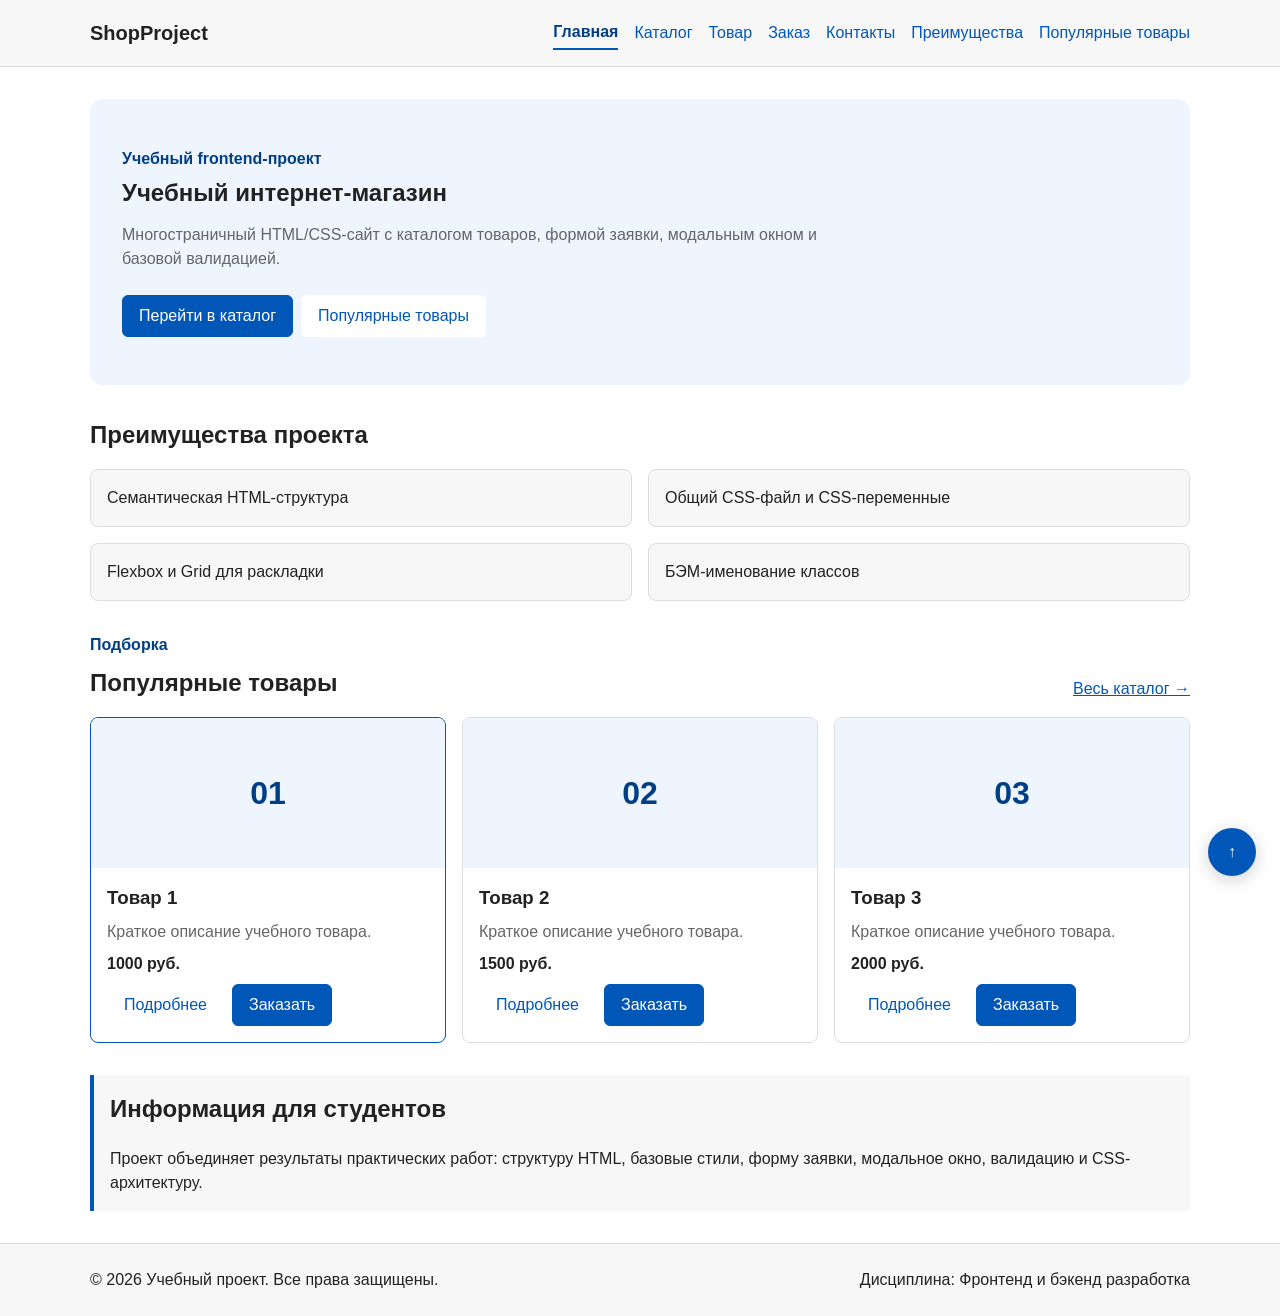
<file: index.html>
<!DOCTYPE html>
<html lang="ru">
<head>
  <meta charset="UTF-8">
  <meta name="viewport" content="width=device-width, initial-scale=1.0">
  <meta name="description" content="Учебный интернет-магазин с каталогом товаров, формой заявки и многостраничной навигацией.">
  <title>Главная — ShopProject</title>
  <link rel="stylesheet" href="css/style.css">
  <script src="js/main.js" defer></script>
</head>
<body id="top">
  <header class="site-header">
    <div class="site-header__inner container">
      <a class="site-header__logo" href="index.html">ShopProject</a>
      <nav class="site-nav" aria-label="Основная навигация">
        <ul class="site-nav__list">
          <li class="site-nav__item">
            <a class="site-nav__link site-nav__link--active" href="index.html">Главная</a>
          </li>
          <li class="site-nav__item">
            <a class="site-nav__link" href="catalog.html">Каталог</a>
          </li>
          <li class="site-nav__item">
            <a class="site-nav__link" href="product.html">Товар</a>
          </li>
          <li class="site-nav__item">
            <a class="site-nav__link" href="order.html">Заказ</a>
          </li>
          <li class="site-nav__item">
            <a class="site-nav__link" href="contacts.html">Контакты</a>
          </li>
          <li class="site-nav__item">
            <a class="site-nav__link" href="index.html#advantages">Преимущества</a>
          </li>
          <li class="site-nav__item">
            <a class="site-nav__link" href="index.html#popular">Популярные товары</a>
          </li>
        </ul>
      </nav>
    </div>
  </header>

  <main>
    <section class="hero container">
      <div class="hero__content">
        <p class="hero__eyebrow">Учебный frontend-проект</p>
        <h1 class="hero__title">Учебный интернет-магазин</h1>
        <p class="hero__text">
          Многостраничный HTML/CSS-сайт с каталогом товаров, формой заявки,
          модальным окном и базовой валидацией.
        </p>

        <div class="hero__actions">
          <a class="button button--primary" href="catalog.html">Перейти в каталог</a>
          <a class="button button--secondary" href="#popular">Популярные товары</a>
        </div>
      </div>
    </section>

    <section class="section container" id="advantages">
      <h2 class="section__title">Преимущества проекта</h2>
      <ul class="advantages">
        <li class="advantages__item">Семантическая HTML-структура</li>
        <li class="advantages__item">Общий CSS-файл и CSS-переменные</li>
        <li class="advantages__item">Flexbox и Grid для раскладки</li>
        <li class="advantages__item">БЭМ-именование классов</li>
      </ul>
    </section>

    <section class="section container" id="popular">
      <div class="section__header">
        <div>
          <p class="section__eyebrow">Подборка</p>
          <h2 class="section__title">Популярные товары</h2>
        </div>
        <a class="section__link" href="catalog.html">Весь каталог →</a>
      </div>

      <div class="products-grid">
        <article class="product-card product-card--featured">
          <div class="product-card__image" aria-hidden="true">01</div>
          <div class="product-card__body">
            <h3 class="product-card__title">Товар 1</h3>
            <p class="product-card__description">Краткое описание учебного товара.</p>
            <p class="product-card__price">1000 руб.</p>
            <div class="product-card__actions">
              <a class="button button--secondary" href="product.html">Подробнее</a>
              <button class="button button--primary product-card__button" type="button" data-product="Товар 1">
                Заказать
              </button>
            </div>
          </div>
        </article>

        <article class="product-card">
          <div class="product-card__image" aria-hidden="true">02</div>
          <div class="product-card__body">
            <h3 class="product-card__title">Товар 2</h3>
            <p class="product-card__description">Краткое описание учебного товара.</p>
            <p class="product-card__price">1500 руб.</p>
            <div class="product-card__actions">
              <a class="button button--secondary" href="product.html">Подробнее</a>
              <button class="button button--primary product-card__button" type="button" data-product="Товар 2">
                Заказать
              </button>
            </div>
          </div>
        </article>

        <article class="product-card">
          <div class="product-card__image" aria-hidden="true">03</div>
          <div class="product-card__body">
            <h3 class="product-card__title">Товар 3</h3>
            <p class="product-card__description">Краткое описание учебного товара.</p>
            <p class="product-card__price">2000 руб.</p>
            <div class="product-card__actions">
              <a class="button button--secondary" href="product.html">Подробнее</a>
              <button class="button button--primary product-card__button" type="button" data-product="Товар 3">
                Заказать
              </button>
            </div>
          </div>
        </article>
      </div>
    </section>

    <aside class="aside-info container">
      <h2 class="aside-info__title">Информация для студентов</h2>
      <p class="aside-info__text">
        Проект объединяет результаты практических работ: структуру HTML,
        базовые стили, форму заявки, модальное окно, валидацию и CSS-архитектуру.
      </p>
    </aside>
  </main>

  <footer class="site-footer" id="contacts">
    <div class="site-footer__inner container">
      <p class="site-footer__text">&copy; 2026 Учебный проект. Все права защищены.</p>
      <p class="site-footer__text">Дисциплина: Фронтенд и бэкенд разработка</p>
    </div>
  </footer>

  <dialog class="order-dialog" id="order-dialog" aria-labelledby="order-dialog-title">
    <div class="order-dialog__header">
      <h2 class="order-dialog__title" id="order-dialog-title">Оформление заявки</h2>
      <button class="order-dialog__close" type="button" id="close-order-dialog" aria-label="Закрыть">×</button>
    </div>

    <form class="order-form" id="order-form" action="#" method="post" novalidate>
      <input id="selected-product" name="selected-product" type="hidden">

      <div class="order-form__field">
        <label class="order-form__label" for="order-name">Имя</label>
        <input class="order-form__input"
          id="order-name"
          name="name"
          type="text"
          placeholder="Введите ваше имя"
          minlength="2"
          autocomplete="given-name"
          required
        >
      </div>

      <div class="order-form__field">
        <label class="order-form__label" for="order-email">E-mail</label>
        <input class="order-form__input"
          id="order-email"
          name="email"
          type="email"
          placeholder="example@mail.ru"
          autocomplete="email"
          required
        >
      </div>

      <div class="order-form__field">
        <label class="order-form__label" for="order-phone">Телефон</label>
        <input class="order-form__input"
          id="order-phone"
          name="phone"
          type="tel"
          inputmode="tel"
          placeholder="+7 (900) 000-00-00"
          pattern="^\+7 \(\d{3}\) \d{3}-\d{2}-\d{2}$"
          required
        >
        <small class="order-form__hint">Формат: +7 (900) 000-00-00</small>
      </div>

      <div class="order-form__field">
        <label class="order-form__label" for="order-date">Дата связи</label>
        <input class="order-form__input" id="order-date" name="date" type="date">
      </div>

      <div class="order-form__field">
        <label class="order-form__label" for="order-topic">Тема заявки</label>
        <select class="order-form__select" id="order-topic" name="topic" required>
          <option value="">Выберите тему</option>
          <option value="product">Заказ товара</option>
          <option value="consultation">Консультация</option>
          <option value="delivery">Доставка</option>
        </select>
      </div>

      <div class="order-form__field">
        <label class="order-form__label" for="order-comment">Комментарий</label>
        <textarea
          class="order-form__textarea"
          id="order-comment"
          name="comment"
          rows="4"
          placeholder="Укажите дополнительную информацию"
        ></textarea>
      </div>

      <div class="order-form__field order-form__field--checkbox">
        <label class="order-form__checkbox">
          <input
            class="order-form__checkbox-control"
            id="order-agreement"
            name="agreement"
            type="checkbox"
            required
          >
          <span class="order-form__checkbox-text">Я согласен на обработку данных</span>
        </label>
      </div>

      <div class="order-form__actions">
        <button class="button button--secondary" type="button" data-close-dialog>Закрыть</button>
        <button class="button button--primary" type="submit">Отправить заявку</button>
      </div>
    </form>
  </dialog>

  <p class="success-message container" id="success-message" hidden>Форма успешно отправлена!</p>
  <a class="back-to-top" href="#top" aria-label="Наверх">↑</a>
</body>
</html>
</file>
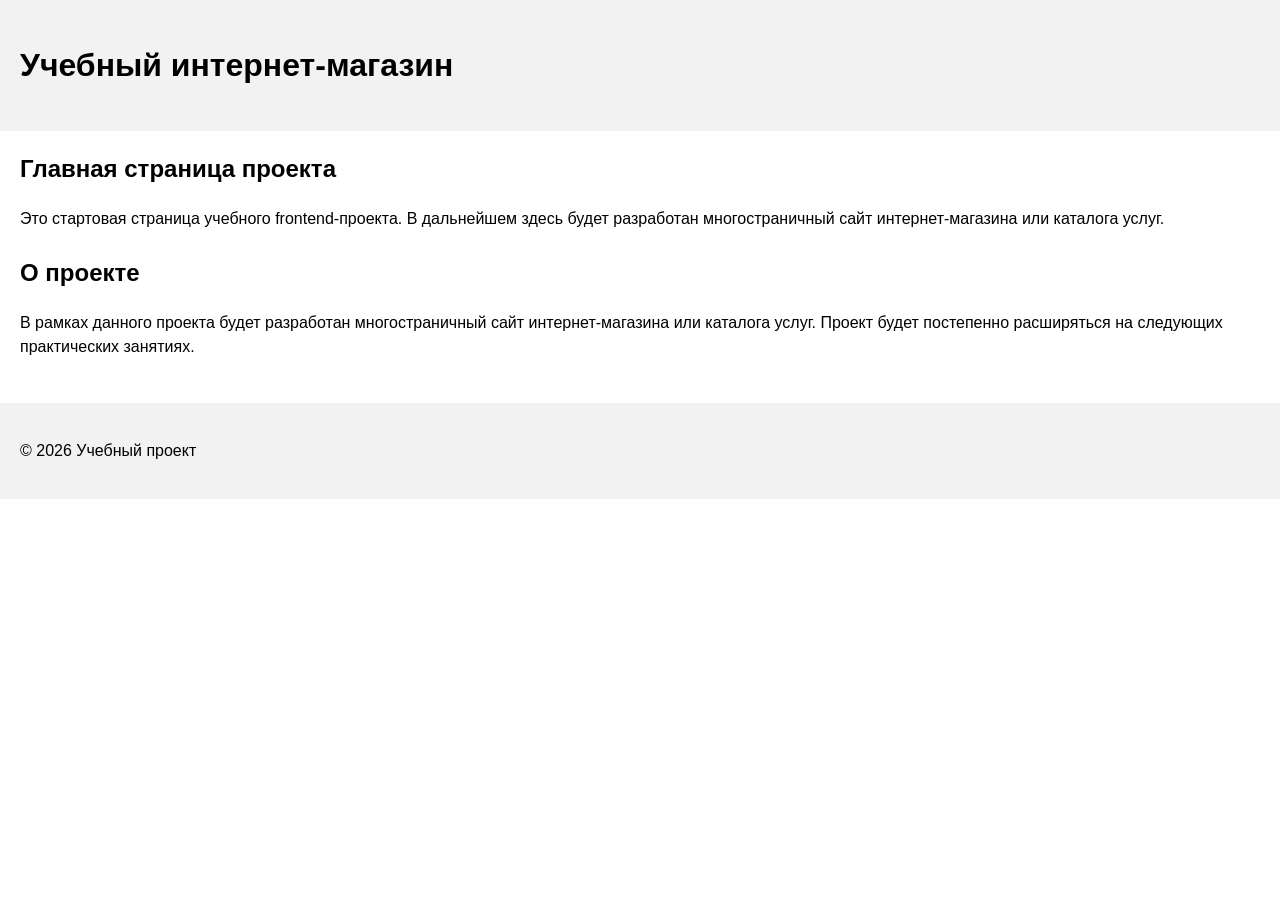
<file: kr1-html-css-shop/index.html>
<!DOCTYPE html>
<html lang="ru">
<head>
    <meta charset="UTF-8">
    <meta name="viewport" content="width=device-width, initial-scale=1.0">
    <title>Каталог товаров</title>
    <link rel="stylesheet" href="css/style.css">
</head>
<body>
<header>
    <h1>Учебный интернет-магазин</h1>
</header>

<main>
    <section>
        <h2>Главная страница проекта</h2>
        <p>
            Это стартовая страница учебного frontend-проекта.
            В дальнейшем здесь будет разработан многостраничный сайт
            интернет-магазина или каталога услуг.
        </p>
    </section>
    <section>
        <h2>О проекте</h2>
        <p>
            В рамках данного проекта будет разработан многостраничный сайт
            интернет-магазина или каталога услуг. Проект будет постепенно
            расширяться на следующих практических занятиях.
        </p>
    </section>
</main>

<footer>
    <p>&copy; 2026 Учебный проект</p>
</footer>
</body>
</html>
</file>
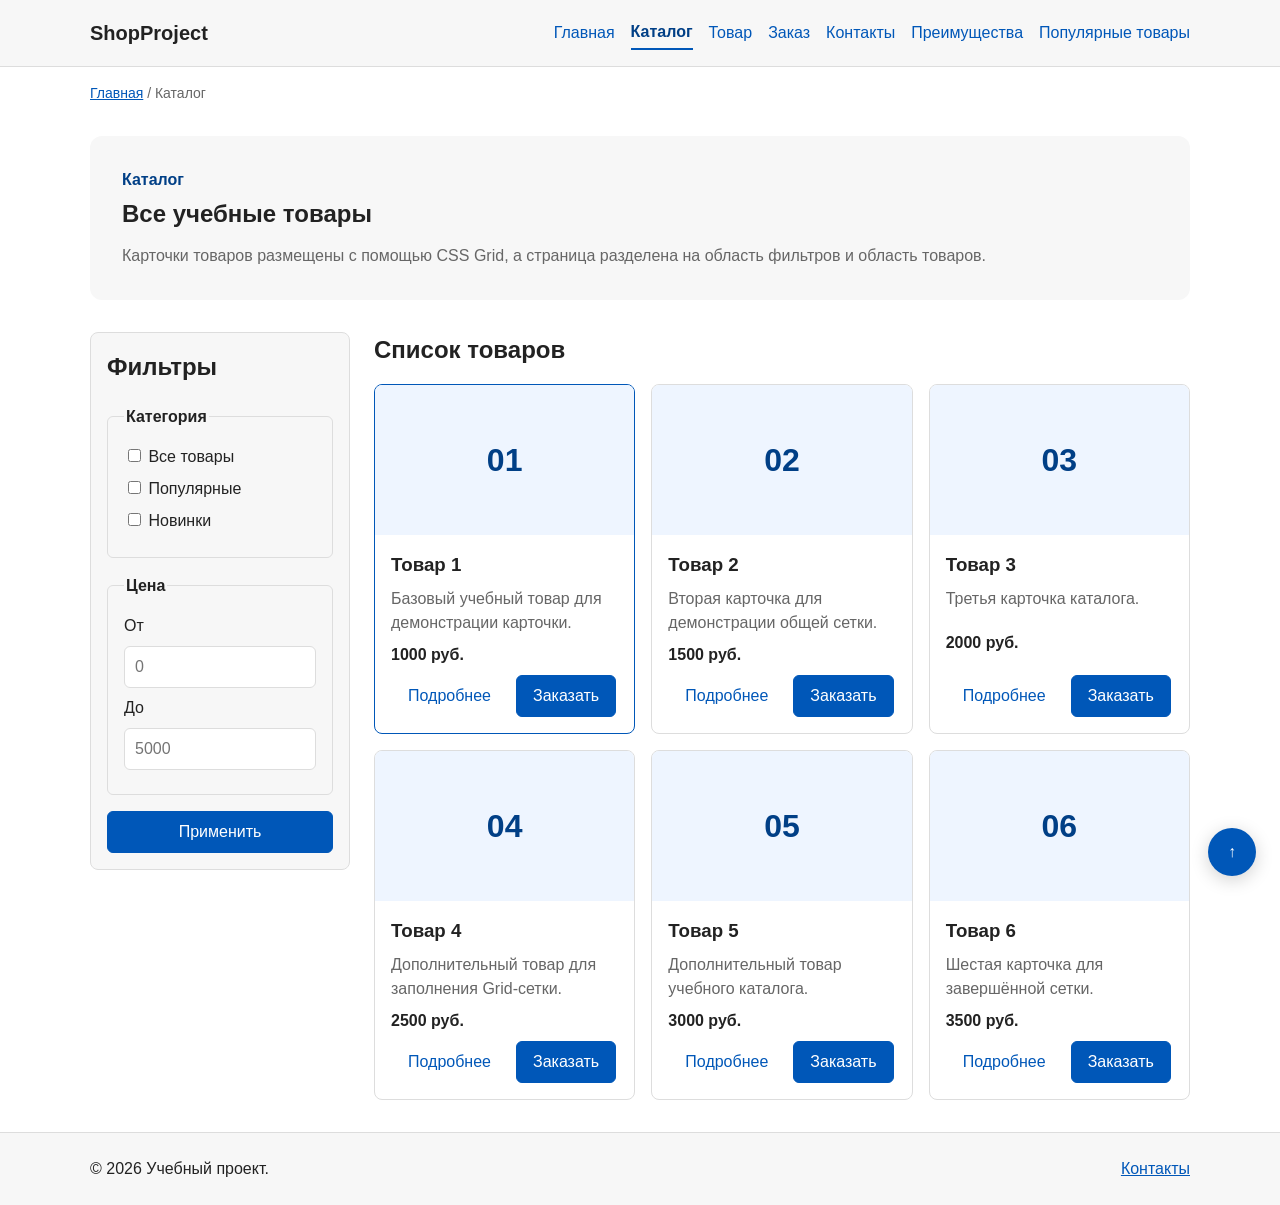
<file: catalog.html>
<!DOCTYPE html>
<html lang="ru">
<head>
  <meta charset="UTF-8">
  <meta name="viewport" content="width=device-width, initial-scale=1.0">
  <meta name="description" content="Каталог товаров учебного интернет-магазина с фильтрами и карточками товаров.">
  <title>Каталог — ShopProject</title>
  <link rel="stylesheet" href="css/style.css">
  <script src="js/main.js" defer></script>
</head>
<body id="top">
  <header class="site-header">
    <div class="site-header__inner container">
      <a class="site-header__logo" href="index.html">ShopProject</a>
      <nav class="site-nav" aria-label="Основная навигация">
        <ul class="site-nav__list">
          <li class="site-nav__item">
            <a class="site-nav__link" href="index.html">Главная</a>
          </li>
          <li class="site-nav__item">
            <a class="site-nav__link site-nav__link--active" href="catalog.html">Каталог</a>
          </li>
          <li class="site-nav__item">
            <a class="site-nav__link" href="product.html">Товар</a>
          </li>
          <li class="site-nav__item">
            <a class="site-nav__link" href="order.html">Заказ</a>
          </li>
          <li class="site-nav__item">
            <a class="site-nav__link" href="contacts.html">Контакты</a>
          </li>
          <li class="site-nav__item">
            <a class="site-nav__link" href="index.html#advantages">Преимущества</a>
          </li>
          <li class="site-nav__item">
            <a class="site-nav__link" href="index.html#popular">Популярные товары</a>
          </li>
        </ul>
      </nav>
    </div>
  </header>

  <main>
    <nav class="breadcrumbs container" aria-label="Хлебные крошки">
      <a class="breadcrumbs__link" href="index.html">Главная</a>
      <span class="breadcrumbs__current">Каталог</span>
    </nav>

    <section class="page-intro container">
      <p class="page-intro__eyebrow">Каталог</p>
      <h1 class="page-intro__title">Все учебные товары</h1>
      <p class="page-intro__text">
        Карточки товаров размещены с помощью CSS Grid, а страница разделена
        на область фильтров и область товаров.
      </p>
    </section>

    <section class="catalog-layout container" id="catalog">
      <aside class="catalog-filters">
        <h2 class="catalog-filters__title">Фильтры</h2>

        <form class="filters-form" action="#" method="get">
          <fieldset>
            <legend>Категория</legend>

            <label>
              <input type="checkbox" name="category" value="all">
              Все товары
            </label>

            <label>
              <input type="checkbox" name="category" value="popular">
              Популярные
            </label>

            <label>
              <input type="checkbox" name="category" value="new">
              Новинки
            </label>
          </fieldset>

          <fieldset>
            <legend>Цена</legend>

            <label for="price-from">От</label>
            <input id="price-from" name="price-from" type="number" min="0" placeholder="0">

            <label for="price-to">До</label>
            <input id="price-to" name="price-to" type="number" min="0" placeholder="5000">
          </fieldset>

          <button class="button button--primary" type="submit">Применить</button>
        </form>
      </aside>

      <section class="catalog-products">
        <h2 class="section__title">Список товаров</h2>

        <div class="products-grid">
          <article class="product-card product-card--featured">
            <div class="product-card__image" aria-hidden="true">01</div>
            <div class="product-card__body">
              <h3 class="product-card__title">Товар 1</h3>
              <p class="product-card__description">Базовый учебный товар для демонстрации карточки.</p>
              <p class="product-card__price">1000 руб.</p>
              <div class="product-card__actions">
                <a class="button button--secondary" href="product.html">Подробнее</a>
                <button class="button button--primary product-card__button" type="button" data-product="Товар 1">
                  Заказать
                </button>
              </div>
            </div>
          </article>

          <article class="product-card">
            <div class="product-card__image" aria-hidden="true">02</div>
            <div class="product-card__body">
              <h3 class="product-card__title">Товар 2</h3>
              <p class="product-card__description">Вторая карточка для демонстрации общей сетки.</p>
              <p class="product-card__price">1500 руб.</p>
              <div class="product-card__actions">
                <a class="button button--secondary" href="product.html">Подробнее</a>
                <button class="button button--primary product-card__button" type="button" data-product="Товар 2">
                  Заказать
                </button>
              </div>
            </div>
          </article>

          <article class="product-card">
            <div class="product-card__image" aria-hidden="true">03</div>
            <div class="product-card__body">
              <h3 class="product-card__title">Товар 3</h3>
              <p class="product-card__description">Третья карточка каталога.</p>
              <p class="product-card__price">2000 руб.</p>
              <div class="product-card__actions">
                <a class="button button--secondary" href="product.html">Подробнее</a>
                <button class="button button--primary product-card__button" type="button" data-product="Товар 3">
                  Заказать
                </button>
              </div>
            </div>
          </article>

          <article class="product-card">
            <div class="product-card__image" aria-hidden="true">04</div>
            <div class="product-card__body">
              <h3 class="product-card__title">Товар 4</h3>
              <p class="product-card__description">Дополнительный товар для заполнения Grid-сетки.</p>
              <p class="product-card__price">2500 руб.</p>
              <div class="product-card__actions">
                <a class="button button--secondary" href="product.html">Подробнее</a>
                <button class="button button--primary product-card__button" type="button" data-product="Товар 4">
                  Заказать
                </button>
              </div>
            </div>
          </article>

          <article class="product-card">
            <div class="product-card__image" aria-hidden="true">05</div>
            <div class="product-card__body">
              <h3 class="product-card__title">Товар 5</h3>
              <p class="product-card__description">Дополнительный товар учебного каталога.</p>
              <p class="product-card__price">3000 руб.</p>
              <div class="product-card__actions">
                <a class="button button--secondary" href="product.html">Подробнее</a>
                <button class="button button--primary product-card__button" type="button" data-product="Товар 5">
                  Заказать
                </button>
              </div>
            </div>
          </article>

          <article class="product-card">
            <div class="product-card__image" aria-hidden="true">06</div>
            <div class="product-card__body">
              <h3 class="product-card__title">Товар 6</h3>
              <p class="product-card__description">Шестая карточка для завершённой сетки.</p>
              <p class="product-card__price">3500 руб.</p>
              <div class="product-card__actions">
                <a class="button button--secondary" href="product.html">Подробнее</a>
                <button class="button button--primary product-card__button" type="button" data-product="Товар 6">
                  Заказать
                </button>
              </div>
            </div>
          </article>
        </div>
      </section>
    </section>
  </main>

  <footer class="site-footer">
    <div class="site-footer__inner container">
      <p class="site-footer__text">&copy; 2026 Учебный проект.</p>
      <a class="site-footer__link" href="contacts.html">Контакты</a>
    </div>
  </footer>

  <dialog class="order-dialog" id="order-dialog" aria-labelledby="order-dialog-title">
    <div class="order-dialog__header">
      <h2 class="order-dialog__title" id="order-dialog-title">Оформление заявки</h2>
      <button class="order-dialog__close" type="button" id="close-order-dialog" aria-label="Закрыть">×</button>
    </div>

    <form class="order-form" id="order-form" action="#" method="post" novalidate>
      <input id="selected-product" name="selected-product" type="hidden">

      <div class="order-form__field">
        <label class="order-form__label" for="order-name">Имя</label>
        <input class="order-form__input" id="order-name" name="name" type="text" minlength="2" required>
      </div>

      <div class="order-form__field">
        <label class="order-form__label" for="order-email">E-mail</label>
        <input class="order-form__input" id="order-email" name="email" type="email" required>
      </div>

      <div class="order-form__field">
        <label class="order-form__label" for="order-phone">Телефон</label>
        <input class="order-form__input"
          id="order-phone"
          name="phone"
          type="tel"
          inputmode="tel"
          placeholder="+7 (900) 000-00-00"
          pattern="^\+7 \(\d{3}\) \d{3}-\d{2}-\d{2}$"
          required
        >
        <small class="order-form__hint">Формат: +7 (900) 000-00-00</small>
      </div>

      <div class="order-form__field">
        <label class="order-form__label" for="order-date">Дата связи</label>
        <input class="order-form__input" id="order-date" name="date" type="date">
      </div>

      <div class="order-form__field">
        <label class="order-form__label" for="order-topic">Тема заявки</label>
        <select class="order-form__select" id="order-topic" name="topic" required>
          <option value="">Выберите тему</option>
          <option value="product">Заказ товара</option>
          <option value="consultation">Консультация</option>
          <option value="delivery">Доставка</option>
        </select>
      </div>

      <div class="order-form__field">
        <label class="order-form__label" for="order-comment">Комментарий</label>
        <textarea class="order-form__textarea" id="order-comment" name="comment" rows="4"></textarea>
      </div>

      <div class="order-form__field order-form__field--checkbox">
        <label class="order-form__checkbox">
          <input
            class="order-form__checkbox-control"
            id="order-agreement"
            name="agreement"
            type="checkbox"
            required
          >
          <span class="order-form__checkbox-text">Я согласен на обработку данных</span>
        </label>
      </div>

      <div class="order-form__actions">
        <button class="button button--secondary" type="button" data-close-dialog>Закрыть</button>
        <button class="button button--primary" type="submit">Отправить заявку</button>
      </div>
    </form>
  </dialog>

  <p class="success-message container" id="success-message" hidden>Форма успешно отправлена!</p>
  <a class="back-to-top" href="#top" aria-label="Наверх">↑</a>
</body>
</html>
</file>
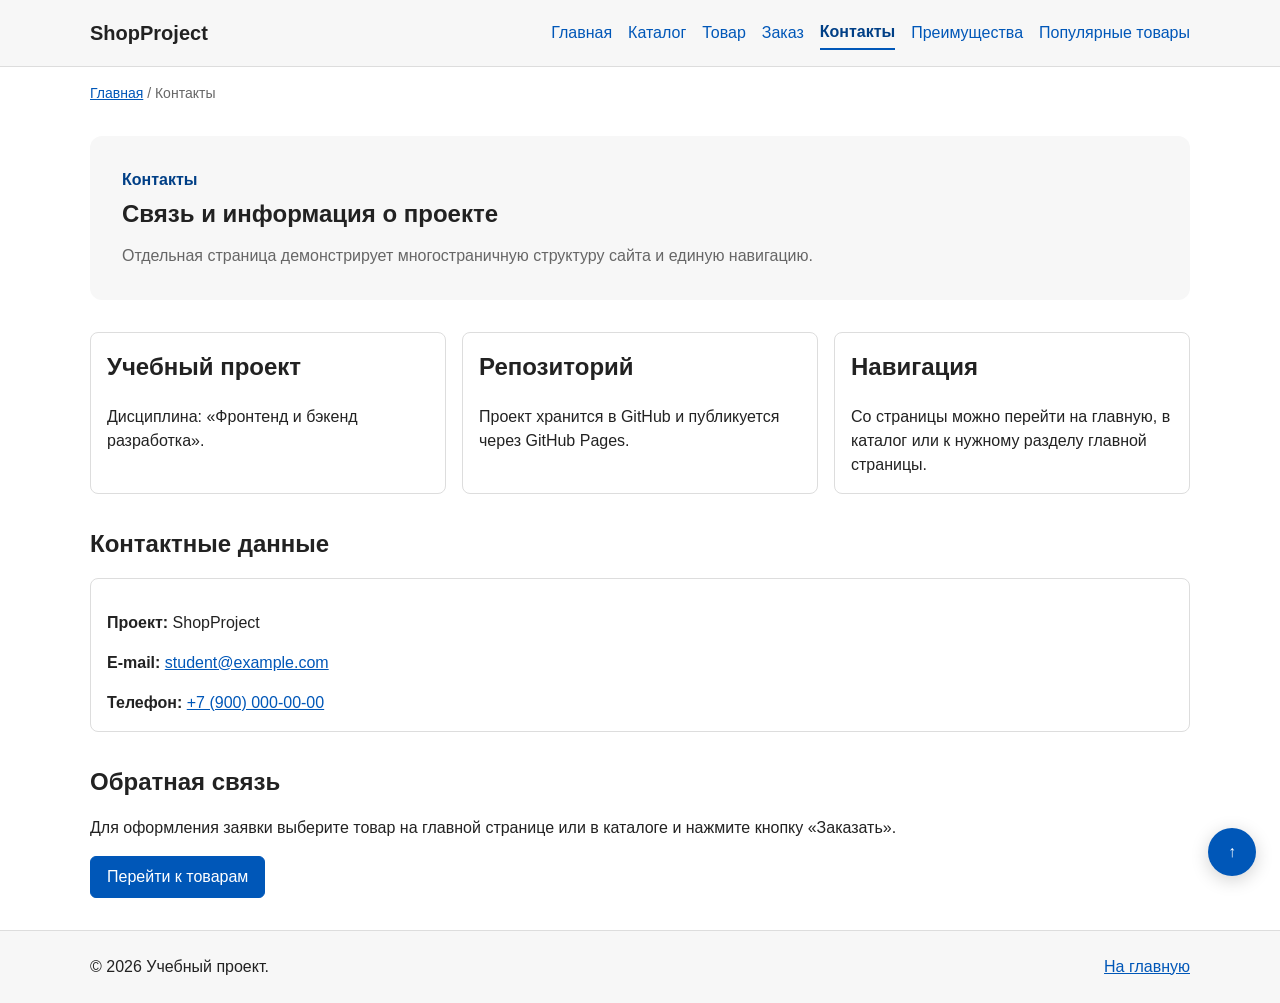
<file: contacts.html>
<!DOCTYPE html>
<html lang="ru">
<head>
  <meta charset="UTF-8">
  <meta name="viewport" content="width=device-width, initial-scale=1.0">
  <meta name="description" content="Контактная информация и сведения об учебном интернет-магазине ShopProject.">
  <title>Контакты — ShopProject</title>
  <link rel="stylesheet" href="css/style.css">
</head>
<body id="top">
  <header class="site-header">
    <div class="site-header__inner container">
      <a class="site-header__logo" href="index.html">ShopProject</a>
      <nav class="site-nav" aria-label="Основная навигация">
        <ul class="site-nav__list">
          <li class="site-nav__item">
            <a class="site-nav__link" href="index.html">Главная</a>
          </li>
          <li class="site-nav__item">
            <a class="site-nav__link" href="catalog.html">Каталог</a>
          </li>
          <li class="site-nav__item">
            <a class="site-nav__link" href="product.html">Товар</a>
          </li>
          <li class="site-nav__item">
            <a class="site-nav__link" href="order.html">Заказ</a>
          </li>
          <li class="site-nav__item">
            <a class="site-nav__link site-nav__link--active" href="contacts.html">Контакты</a>
          </li>
          <li class="site-nav__item">
            <a class="site-nav__link" href="index.html#advantages">Преимущества</a>
          </li>
          <li class="site-nav__item">
            <a class="site-nav__link" href="index.html#popular">Популярные товары</a>
          </li>
        </ul>
      </nav>
    </div>
  </header>

  <main>
    <nav class="breadcrumbs container" aria-label="Хлебные крошки">
      <a class="breadcrumbs__link" href="index.html">Главная</a>
      <span class="breadcrumbs__current">Контакты</span>
    </nav>

    <section class="page-intro container">
      <p class="page-intro__eyebrow">Контакты</p>
      <h1 class="page-intro__title">Связь и информация о проекте</h1>
      <p class="page-intro__text">
        Отдельная страница демонстрирует многостраничную структуру сайта
        и единую навигацию.
      </p>
    </section>

    <section class="section container" id="project-info">
      <div class="info-grid">
        <article class="info-card">
          <h2 class="info-card__title">Учебный проект</h2>
          <p class="info-card__text">Дисциплина: «Фронтенд и бэкенд разработка».</p>
        </article>

        <article class="info-card">
          <h2 class="info-card__title">Репозиторий</h2>
          <p class="info-card__text">
            Проект хранится в GitHub и публикуется через GitHub Pages.
          </p>
        </article>

        <article class="info-card">
          <h2 class="info-card__title">Навигация</h2>
          <p class="info-card__text">
            Со страницы можно перейти на главную, в каталог
            или к нужному разделу главной страницы.
          </p>
        </article>
      </div>
    </section>

    <section class="section container">
      <h2 class="section__title">Контактные данные</h2>

      <address class="contact-card">
        <p class="contact-card__row"><strong>Проект:</strong> ShopProject</p>
        <p class="contact-card__row">
          <strong>E-mail:</strong>
          <a href="mailto:student@example.com">student@example.com</a>
        </p>
        <p class="contact-card__row">
          <strong>Телефон:</strong>
          <a href="tel:+79000000000">+7 (900) 000-00-00</a>
        </p>
      </address>
    </section>

    <section class="section container" id="feedback">
      <h2 class="section__title">Обратная связь</h2>
      <p>
        Для оформления заявки выберите товар на главной странице или в каталоге
        и нажмите кнопку «Заказать».
      </p>
      <a class="button button--primary" href="index.html#popular">Перейти к товарам</a>
    </section>
  </main>

  <footer class="site-footer">
    <div class="site-footer__inner container">
      <p class="site-footer__text">&copy; 2026 Учебный проект.</p>
      <a class="site-footer__link" href="index.html">На главную</a>
    </div>
  </footer>
  <a class="back-to-top" href="#top" aria-label="Наверх">↑</a>
</body>
</html>
</file>
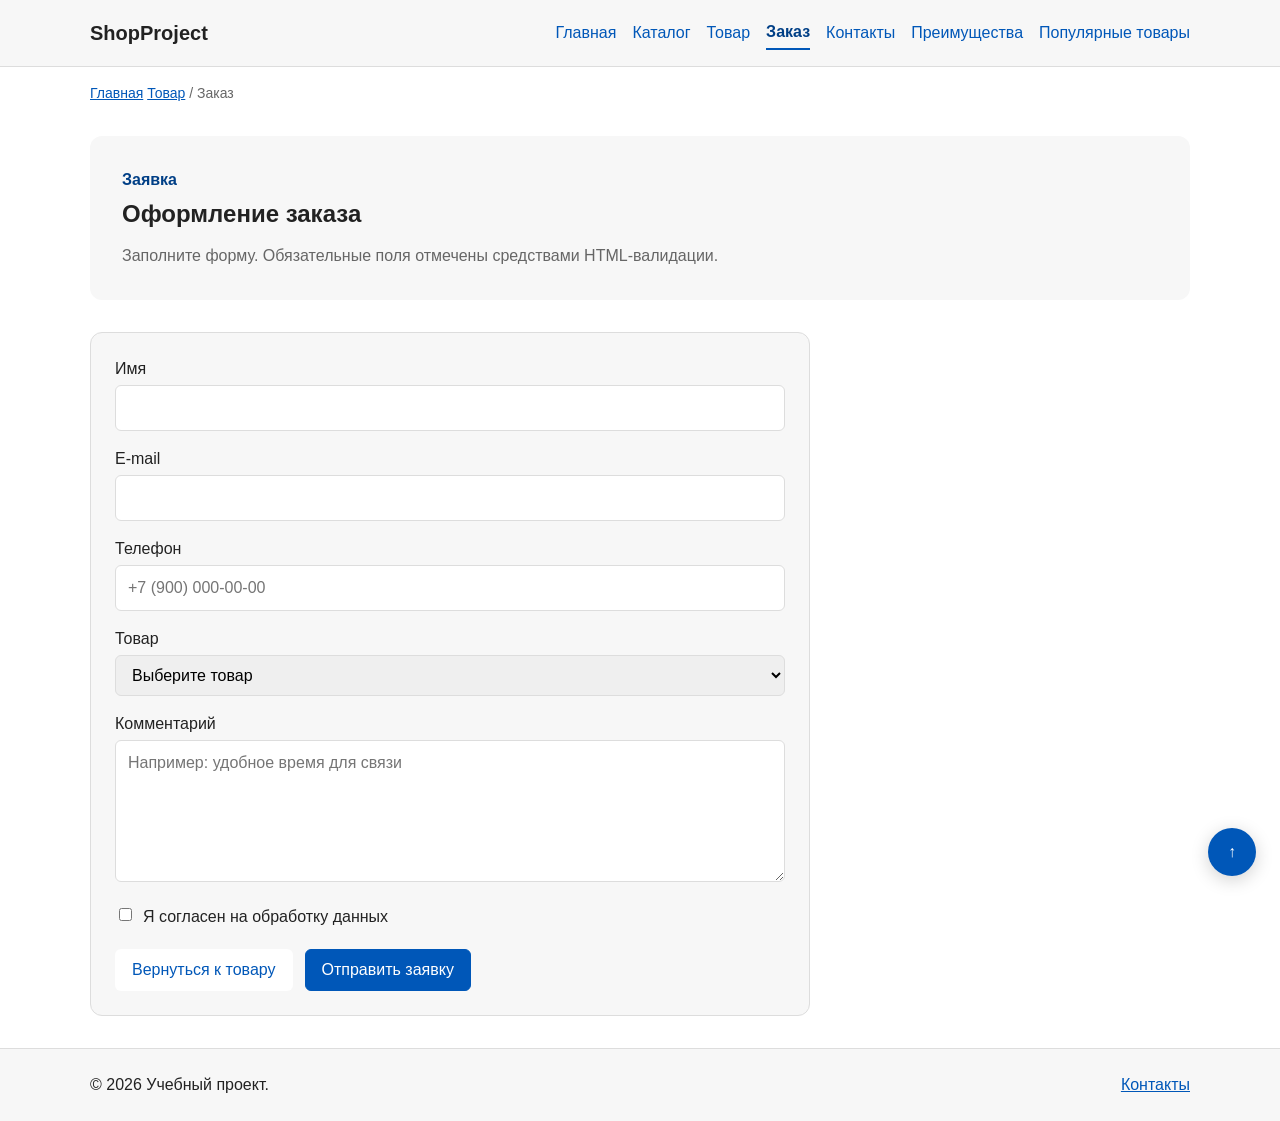
<file: order.html>
<!DOCTYPE html>
<html lang="ru">
<head>
  <meta charset="UTF-8">
  <meta name="viewport" content="width=device-width, initial-scale=1.0">
  <meta name="description" content="Страница оформления заявки на товар учебного интернет-магазина.">
  <title>Заказ — ShopProject</title>
  <link rel="stylesheet" href="css/style.css">
</head>
<body id="top">
  <header class="site-header">
    <div class="site-header__inner container">
      <a class="site-header__logo" href="index.html">ShopProject</a>

      <nav class="site-nav" aria-label="Основная навигация">
        <ul class="site-nav__list">
          <li class="site-nav__item">
            <a class="site-nav__link" href="index.html">Главная</a>
          </li>
          <li class="site-nav__item">
            <a class="site-nav__link" href="catalog.html">Каталог</a>
          </li>
          <li class="site-nav__item">
            <a class="site-nav__link" href="product.html">Товар</a>
          </li>
          <li class="site-nav__item">
            <a class="site-nav__link site-nav__link--active" href="order.html">Заказ</a>
          </li>
          <li class="site-nav__item">
            <a class="site-nav__link" href="contacts.html">Контакты</a>
          </li>
          <li class="site-nav__item">
            <a class="site-nav__link" href="index.html#advantages">Преимущества</a>
          </li>
          <li class="site-nav__item">
            <a class="site-nav__link" href="index.html#popular">Популярные товары</a>
          </li>
        </ul>
      </nav>
    </div>
  </header>

  <main>
    <nav class="breadcrumbs container" aria-label="Хлебные крошки">
      <a class="breadcrumbs__link" href="index.html">Главная</a>
      <a class="breadcrumbs__link" href="product.html">Товар</a>
      <span class="breadcrumbs__current">Заказ</span>
    </nav>

    <section class="page-intro container">
      <p class="page-intro__eyebrow">Заявка</p>
      <h1 class="page-intro__title">Оформление заказа</h1>
      <p class="page-intro__text">
        Заполните форму. Обязательные поля отмечены средствами HTML-валидации.
      </p>
    </section>

    <section class="section container">
      <form class="order-form order-form--page" action="#" method="post">
        <div class="order-form__field">
          <label class="order-form__label" for="page-order-name">Имя</label>
          <input class="order-form__input" id="page-order-name" name="name" type="text" minlength="2" required>
        </div>

        <div class="order-form__field">
          <label class="order-form__label" for="page-order-email">E-mail</label>
          <input class="order-form__input" id="page-order-email" name="email" type="email" required>
        </div>

        <div class="order-form__field">
          <label class="order-form__label" for="page-order-phone">Телефон</label>
          <input
            class="order-form__input"
            id="page-order-phone"
            name="phone"
            type="tel"
            placeholder="+7 (900) 000-00-00"
            pattern="^\+7 \(\d{3}\) \d{3}-\d{2}-\d{2}$"
            required
          >
        </div>

        <div class="order-form__field">
          <label class="order-form__label" for="page-order-product">Товар</label>
          <select class="order-form__select" id="page-order-product" name="product" required>
            <option value="">Выберите товар</option>
            <option value="Товар 1">Товар 1 — 1000 руб.</option>
            <option value="Товар 2">Товар 2 — 1500 руб.</option>
            <option value="Товар 3">Товар 3 — 2000 руб.</option>
          </select>
        </div>

        <div class="order-form__field">
          <label class="order-form__label" for="page-order-comment">Комментарий</label>
          <textarea
            class="order-form__textarea"
            id="page-order-comment"
            name="comment"
            rows="5"
            placeholder="Например: удобное время для связи"
          ></textarea>
        </div>

        <div class="order-form__field order-form__field--checkbox">
          <label class="order-form__checkbox">
            <input class="order-form__checkbox-control" name="agreement" type="checkbox" required>
            <span class="order-form__checkbox-text">Я согласен на обработку данных</span>
          </label>
        </div>

        <div class="order-form__actions">
          <a class="button button--secondary" href="product.html">Вернуться к товару</a>
          <button class="button button--primary" type="submit">Отправить заявку</button>
        </div>
      </form>
    </section>
  </main>

  <footer class="site-footer">
    <div class="site-footer__inner container">
      <p class="site-footer__text">&copy; 2026 Учебный проект.</p>
      <a class="site-footer__link" href="contacts.html">Контакты</a>
    </div>
  </footer>

  <a class="back-to-top" href="#top" aria-label="Наверх">↑</a>
</body>
</html>
</file>
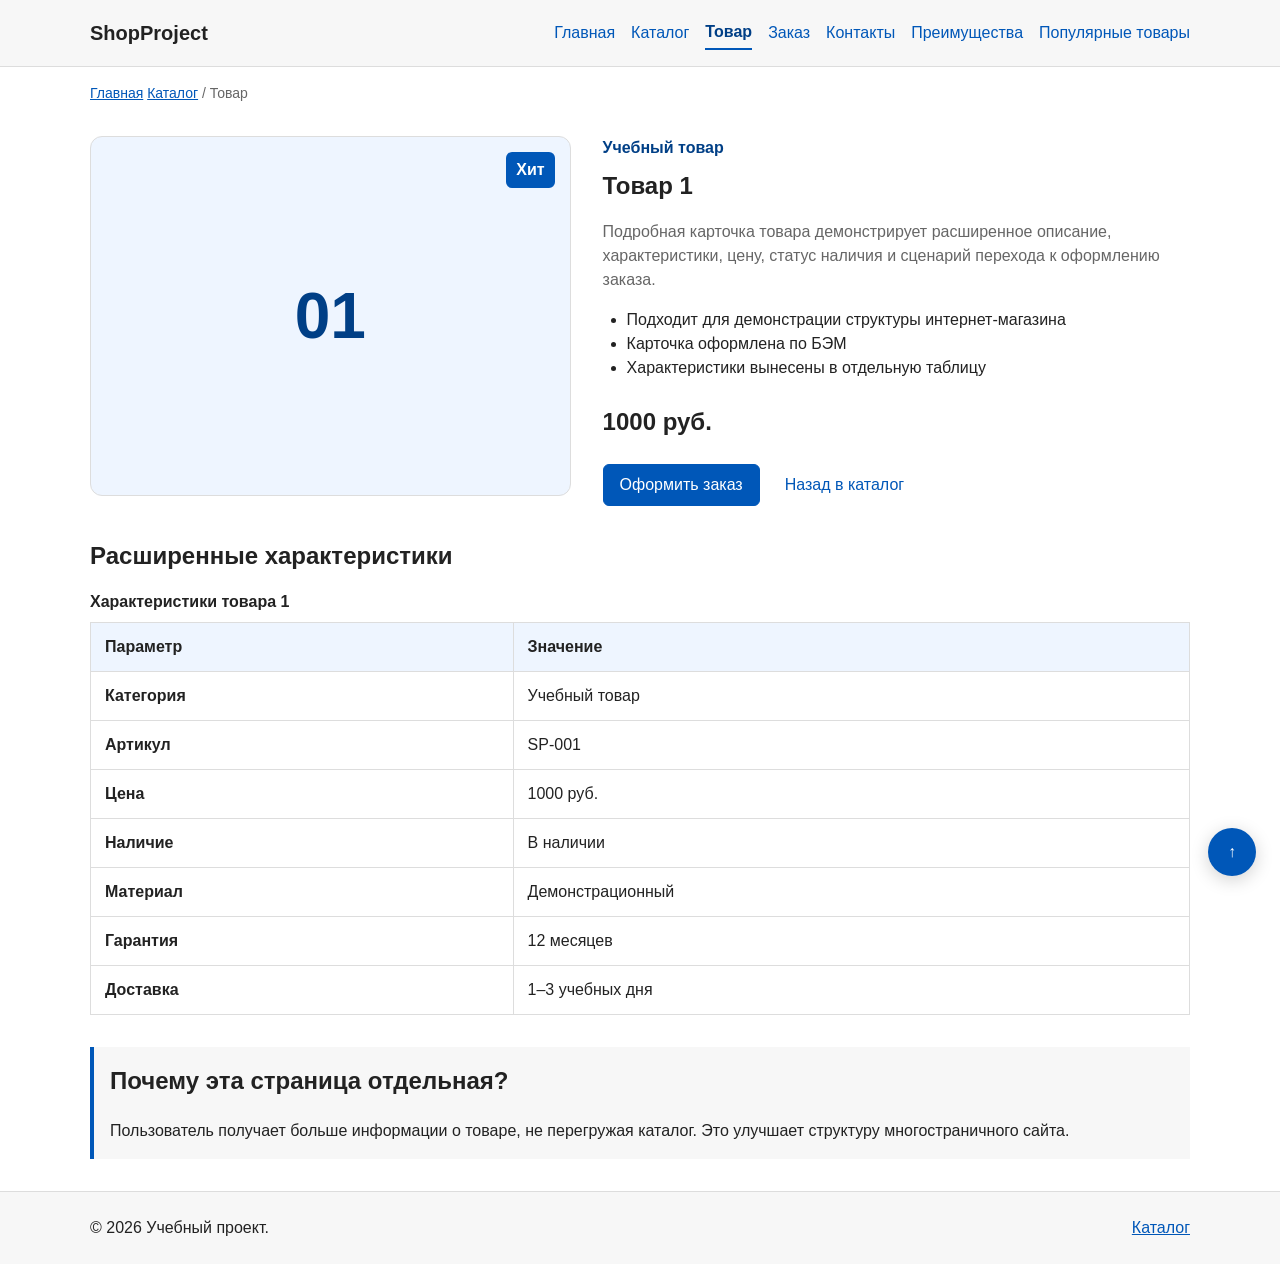
<file: product.html>
<!DOCTYPE html>
<html lang="ru">
<head>
  <meta charset="UTF-8">
  <meta name="viewport" content="width=device-width, initial-scale=1.0">
  <meta name="description" content="Подробная карточка учебного товара с характеристиками, ценой и ссылкой на оформление заказа.">
  <title>Товар — ShopProject</title>
  <link rel="stylesheet" href="css/style.css">
</head>
<body id="top">
  <header class="site-header">
    <div class="site-header__inner container">
      <a class="site-header__logo" href="index.html">ShopProject</a>

      <nav class="site-nav" aria-label="Основная навигация">
        <ul class="site-nav__list">
          <li class="site-nav__item">
            <a class="site-nav__link" href="index.html">Главная</a>
          </li>
          <li class="site-nav__item">
            <a class="site-nav__link" href="catalog.html">Каталог</a>
          </li>
          <li class="site-nav__item">
            <a class="site-nav__link site-nav__link--active" href="product.html">Товар</a>
          </li>
          <li class="site-nav__item">
            <a class="site-nav__link" href="order.html">Заказ</a>
          </li>
          <li class="site-nav__item">
            <a class="site-nav__link" href="contacts.html">Контакты</a>
          </li>
          <li class="site-nav__item">
            <a class="site-nav__link" href="index.html#advantages">Преимущества</a>
          </li>
          <li class="site-nav__item">
            <a class="site-nav__link" href="index.html#popular">Популярные товары</a>
          </li>
        </ul>
      </nav>
    </div>
  </header>

  <main>
    <nav class="breadcrumbs container" aria-label="Хлебные крошки">
      <a class="breadcrumbs__link" href="index.html">Главная</a>
      <a class="breadcrumbs__link" href="catalog.html">Каталог</a>
      <span class="breadcrumbs__current">Товар</span>
    </nav>

    <section class="product-detail container">
      <div class="product-detail__visual">
        <span class="product-detail__badge">Хит</span>
        <div class="product-detail__image" aria-label="Изображение учебного товара">01</div>
      </div>

      <div class="product-detail__content">
        <p class="product-detail__eyebrow">Учебный товар</p>
        <h1 class="product-detail__title">Товар 1</h1>
        <p class="product-detail__description">
          Подробная карточка товара демонстрирует расширенное описание,
          характеристики, цену, статус наличия и сценарий перехода к оформлению заказа.
        </p>

        <ul class="product-detail__features">
          <li>Подходит для демонстрации структуры интернет-магазина</li>
          <li>Карточка оформлена по БЭМ</li>
          <li>Характеристики вынесены в отдельную таблицу</li>
        </ul>

        <p class="product-detail__price">1000 руб.</p>

        <div class="product-detail__actions">
          <a class="button button--primary" href="order.html">Оформить заказ</a>
          <a class="button button--secondary" href="catalog.html">Назад в каталог</a>
        </div>
      </div>
    </section>

    <section class="section container" aria-labelledby="specifications-title">
      <h2 class="section__title" id="specifications-title">Расширенные характеристики</h2>

      <div class="table-wrapper">
        <table class="product-table">
          <caption>Характеристики товара 1</caption>
          <thead>
            <tr>
              <th scope="col">Параметр</th>
              <th scope="col">Значение</th>
            </tr>
          </thead>
          <tbody>
            <tr>
              <th scope="row">Категория</th>
              <td>Учебный товар</td>
            </tr>
            <tr>
              <th scope="row">Артикул</th>
              <td>SP-001</td>
            </tr>
            <tr>
              <th scope="row">Цена</th>
              <td>1000 руб.</td>
            </tr>
            <tr>
              <th scope="row">Наличие</th>
              <td>В наличии</td>
            </tr>
            <tr>
              <th scope="row">Материал</th>
              <td>Демонстрационный</td>
            </tr>
            <tr>
              <th scope="row">Гарантия</th>
              <td>12 месяцев</td>
            </tr>
            <tr>
              <th scope="row">Доставка</th>
              <td>1–3 учебных дня</td>
            </tr>
          </tbody>
        </table>
      </div>
    </section>

    <aside class="aside-info container">
      <h2 class="aside-info__title">Почему эта страница отдельная?</h2>
      <p class="aside-info__text">
        Пользователь получает больше информации о товаре, не перегружая каталог.
        Это улучшает структуру многостраничного сайта.
      </p>
    </aside>
  </main>

  <footer class="site-footer">
    <div class="site-footer__inner container">
      <p class="site-footer__text">&copy; 2026 Учебный проект.</p>
      <a class="site-footer__link" href="catalog.html">Каталог</a>
    </div>
  </footer>

  <a class="back-to-top" href="#top" aria-label="Наверх">↑</a>
</body>
</html>
</file>
<file: css/style.css>
/* ===============================
   1. Переменные проекта
   =============================== */
:root {
    --color-bg: #ffffff;
    --color-text: #222222;
    --color-muted: #666666;
    --color-primary: #0057b8;
    --color-primary-dark: #003f86;
    --color-border: #dddddd;
    --color-surface: #f7f7f7;
    --color-surface-accent: #eef5ff;
    --color-danger: #b00020;
    --color-success: #168a2f;
    --color-success-bg: #eefaf0;
    --color-white: #ffffff;

    --space-xs: 4px;
    --space-sm: 8px;
    --space-md: 16px;
    --space-lg: 24px;
    --space-xl: 32px;
    --space-2xl: 48px;

    --radius-sm: 6px;
    --radius-md: 8px;
    --radius-lg: 12px;

    --container-width: 1100px;
}

/* ===============================
   2. Базовые стили
   =============================== */
* {
    box-sizing: border-box;
}

html {
    scroll-behavior: smooth;
}

body {
    margin: 0;
    font-family: Arial, sans-serif;
    line-height: 1.5;
    color: var(--color-text);
    background-color: var(--color-bg);
}

img {
    max-width: 100%;
    display: block;
}

.container {
    width: min(100% - 2 * var(--space-lg), var(--container-width));
    margin-inline: auto;
}

:target {
    outline: 2px dashed var(--color-primary);
    outline-offset: 4px;
}

/* ===============================
   3. Общие элементы интерфейса
   =============================== */
a {
    color: var(--color-primary);
}

a:hover {
    color: var(--color-primary-dark);
}

a:focus-visible,
button:focus-visible,
input:focus-visible,
select:focus-visible,
textarea:focus-visible {
    outline: 2px solid var(--color-primary);
    outline-offset: 3px;
}

.button {
    display: inline-flex;
    align-items: center;
    justify-content: center;
    min-height: 42px;
    padding: var(--space-sm) var(--space-md);
    text-decoration: none;
    border: 1px solid transparent;
    border-radius: var(--radius-sm);
    cursor: pointer;
    font: inherit;
}

.button--primary {
    color: var(--color-white);
    background-color: var(--color-primary);
    border-color: var(--color-primary);
}

.button--primary:hover {
    color: var(--color-white);
    background-color: var(--color-primary-dark);
    border-color: var(--color-primary-dark);
}

.button--secondary {
    color: var(--color-primary);
    background-color: var(--color-white);
}

.button--secondary:hover {
    color: var(--color-white);
    background-color: var(--color-primary-dark);
}

.button:disabled {
    opacity: 0.6;
    cursor: not-allowed;
}

/* ===============================
   4. Шапка и навигация — Flexbox
   =============================== */
.site-header {
    padding: var(--space-md) 0;
    background-color: var(--color-surface);
    border-bottom: 1px solid var(--color-border);
}

.site-header__inner {
    display: flex;
    align-items: center;
    justify-content: space-between;
    gap: var(--space-lg);
}

.site-header__logo {
    color: var(--color-text);
    font-size: 1.25rem;
    font-weight: 700;
    text-decoration: none;
}

.site-nav__list {
    display: flex;
    flex-wrap: wrap;
    justify-content: center;
    align-items: center;
    gap: var(--space-md);
    margin: 0;
    padding: 0;
    list-style: none;
}

.site-nav__link {
    display: inline-block;
    padding: var(--space-xs) 0;
    text-decoration: none;
}

.site-nav__link--active {
    color: var(--color-primary-dark);
    font-weight: 700;
    border-bottom: 2px solid var(--color-primary);
}

/* ===============================
   5. Хлебные крошки и общие секции
   =============================== */
.breadcrumbs {
    margin-top: var(--space-md);
    margin-bottom: var(--space-md);
    font-size: 14px;
    color: var(--color-muted);
}

.breadcrumbs__link {
    color: var(--color-primary);
}

.breadcrumbs__current::before {
    content: " / ";
    color: var(--color-muted);
}

.hero {
    margin-top: var(--space-xl);
    margin-bottom: var(--space-xl);
    padding: var(--space-2xl) var(--space-xl);
    background-color: var(--color-surface-accent);
    border-radius: var(--radius-lg);
}

.hero__content {
    max-width: 720px;
}

.hero__eyebrow,
.page-intro__eyebrow,
.section__eyebrow {
    margin: 0 0 var(--space-sm);
    color: var(--color-primary-dark);
    font-weight: 700;
}

.hero__title,
.page-intro__title {
    margin: 0 0 var(--space-md);
    line-height: 1.15;
}

.hero__text,
.page-intro__text {
    margin: 0;
    color: var(--color-muted);
}

.hero__actions {
    display: flex;
    flex-wrap: wrap;
    gap: var(--space-sm);
    margin-top: var(--space-lg);
}

.page-intro {
    margin-top: var(--space-xl);
    margin-bottom: var(--space-xl);
    padding: var(--space-xl);
    background: var(--color-surface);
    border-radius: var(--radius-lg);
}

.section {
    margin-bottom: var(--space-xl);
}

.section__header {
    display: flex;
    align-items: end;
    justify-content: space-between;
    gap: var(--space-md);
    margin-bottom: var(--space-md);
}

.section__title {
    margin: 0 0 var(--space-md);
}

.section__header .section__title {
    margin-bottom: 0;
}

.section__link {
    white-space: nowrap;
}

.advantages {
    display: grid;
    grid-template-columns: repeat(2, minmax(0, 1fr));
    gap: var(--space-md);
    margin: 0;
    padding: 0;
    list-style: none;
}

.advantages__item {
    padding: var(--space-md);
    background-color: var(--color-surface);
    border: 1px solid var(--color-border);
    border-radius: var(--radius-md);
}

/* ===============================
   6. Карточки товаров — Grid + Flexbox
   =============================== */
.products-grid {
    display: grid;
    grid-template-columns: repeat(3, minmax(0, 1fr));
    gap: var(--space-md);
}

.product-card {
    display: flex;
    flex-direction: column;
    overflow: hidden;
    border: 1px solid var(--color-border);
    border-radius: var(--radius-md);
    background-color: var(--color-bg);
}

.product-card:hover {
    border-color: var(--color-primary);
}

.product-card--featured {
    border-color: var(--color-primary);
}

.product-card__image {
    display: grid;
    place-items: center;
    min-height: 150px;
    background-color: var(--color-surface-accent);
    color: var(--color-primary-dark);
    font-size: 2rem;
    font-weight: 700;
}

.product-card__body {
    display: flex;
    flex: 1;
    flex-direction: column;
    gap: var(--space-sm);
    padding: var(--space-md);
}

.product-card__title {
    margin: 0;
}

.product-card__description {
    margin: 0;
    color: var(--color-muted);
}

.product-card__price {
    margin: auto 0 0;
    font-weight: 700;
}

.product-card__actions {
    display: flex;
    flex-wrap: wrap;
    gap: var(--space-sm);
    margin-top: auto;
}

.product-card__button {
    align-self: flex-start;
}

/* ===============================
   7. Каталог — Grid "фильтры + товары"
   =============================== */
.catalog-layout {
    display: grid;
    grid-template-columns: 260px 1fr;
    grid-template-areas: "filters products";
    gap: var(--space-lg);
    margin-bottom: var(--space-xl);
}

.catalog-filters {
    grid-area: filters;
    align-self: start;
    position: sticky;
    top: var(--space-lg);
    padding: var(--space-md);
    border: 1px solid var(--color-border);
    border-radius: var(--radius-md);
    background-color: var(--color-surface);
}

.catalog-filters__title {
    margin-top: 0;
}

.catalog-products {
    grid-area: products;
}

.filters-form {
    display: grid;
    gap: var(--space-md);
}

.filters-form fieldset {
    margin: 0;
    padding: var(--space-md);
    border: 1px solid var(--color-border);
    border-radius: var(--radius-sm);
}

.filters-form legend {
    font-weight: 700;
}

.filters-form label {
    display: block;
    margin-bottom: var(--space-sm);
}

.filters-form input[type="number"] {
    width: 100%;
    margin-bottom: var(--space-sm);
    padding: 8px 10px;
    border: 1px solid var(--color-border);
    border-radius: var(--radius-sm);
    font: inherit;
}

/* ===============================
   8. Информационные блоки
   =============================== */
.aside-info {
    margin-bottom: var(--space-xl);
    padding: var(--space-md);
    border-left: 4px solid var(--color-primary);
    background-color: var(--color-surface);
}

.aside-info__title {
    margin-top: 0;
}

.aside-info__text {
    margin-bottom: 0;
}

.info-grid {
    display: grid;
    grid-template-columns: repeat(3, minmax(0, 1fr));
    gap: var(--space-md);
}

.info-card,
.contact-card {
    padding: var(--space-md);
    border: 1px solid var(--color-border);
    border-radius: var(--radius-md);
    background-color: var(--color-bg);
}

.info-card__title {
    margin-top: 0;
}

.info-card__text,
.contact-card__row {
    margin-bottom: 0;
}

.contact-card {
    font-style: normal;
}

/* ===============================
   9. Форма и модальное окно — БЭМ
   =============================== */
.order-dialog {
    width: min(100% - 32px, 560px);
    padding: var(--space-lg);
    border: none;
    border-radius: var(--radius-lg);
}

.order-dialog::backdrop {
    background-color: rgba(0, 0, 0, 0.5);
}

.order-dialog__header {
    display: flex;
    align-items: center;
    justify-content: space-between;
    gap: var(--space-md);
    margin-bottom: var(--space-md);
}

.order-dialog__title {
    margin: 0;
}

.order-dialog__close {
    width: 36px;
    height: 36px;
    border: 0;
    border-radius: var(--radius-sm);
    background: var(--color-surface);
    cursor: pointer;
    font-size: 1.5rem;
}

.order-form__field {
    margin-bottom: var(--space-md);
}

.order-form__label {
    display: block;
    margin-bottom: var(--space-xs);
}

.order-form__input,
.order-form__select,
.order-form__textarea {
    width: 100%;
    padding: 10px 12px;
    border: 1px solid var(--color-border);
    border-radius: var(--radius-sm);
    font: inherit;
}

.order-form__input:hover,
.order-form__select:hover,
.order-form__textarea:hover {
    border-color: var(--color-primary);
}

.order-form__hint {
    display: block;
    margin-top: var(--space-xs);
    color: var(--color-muted);
}

.order-form__checkbox {
    display: flex;
    align-items: flex-start;
    gap: var(--space-sm);
}

.order-form__checkbox-control {
    width: auto;
    margin-top: 0.25em;
}

[aria-invalid="true"] {
    border-color: var(--color-danger);
}

.order-form__actions {
    display: flex;
    flex-wrap: wrap;
    gap: 12px;
    margin-top: 20px;
}

.success-message {
    margin-top: var(--space-lg);
    margin-bottom: var(--space-lg);
    padding: var(--space-md);
    border-left: 4px solid var(--color-success);
    background-color: var(--color-success-bg);
}


.order-form__input:focus-visible,
.order-form__select:focus-visible,
.order-form__textarea:focus-visible {
    outline: 2px solid var(--color-primary);
    outline-offset: 3px;
}

/* ===============================
   10. Подвал
   =============================== */
.site-footer {
    padding: var(--space-lg) 0;
    background-color: var(--color-surface);
    border-top: 1px solid var(--color-border);
}

.site-footer__inner {
    display: flex;
    justify-content: space-between;
    gap: var(--space-md);
}

.site-footer__text {
    margin: 0;
}

/* ===============================
   11. Существующая адаптивность проекта
   =============================== */
@media (max-width: 800px) {
    .site-header__inner,
    .section__header,
    .site-footer__inner {
        align-items: flex-start;
        flex-direction: column;
    }

    .products-grid,
    .info-grid {
        grid-template-columns: repeat(2, minmax(0, 1fr));
    }
}

@media (max-width: 560px) {
    .container {
        width: min(100% - 2 * var(--space-md), var(--container-width));
    }

    .hero,
    .page-intro {
        padding: var(--space-lg);
    }

    .advantages,
    .products-grid,
    .info-grid {
        grid-template-columns: 1fr;
    }

    .hero__actions,
    .order-form__actions {
        flex-direction: column;
    }

    .button {
        width: 100%;
    }
}


/* ===============================
   12. Подробная карточка товара
   Самостоятельная доработка
   =============================== */
.product-detail {
    display: grid;
    grid-template-columns: minmax(280px, 0.9fr) minmax(0, 1.1fr);
    gap: var(--space-xl);
    margin-top: var(--space-xl);
    margin-bottom: var(--space-xl);
}

.product-detail__visual {
    position: relative;
}

.product-detail__image {
    display: grid;
    place-items: center;
    min-height: 360px;
    background-color: var(--color-surface-accent);
    border: 1px solid var(--color-border);
    border-radius: var(--radius-lg);
    color: var(--color-primary-dark);
    font-size: 4rem;
    font-weight: 700;
}

.product-detail__badge {
    position: absolute;
    top: var(--space-md);
    right: var(--space-md);
    z-index: 1;
    padding: 6px 10px;
    color: var(--color-white);
    background-color: var(--color-primary);
    border-radius: var(--radius-sm);
    font-weight: 700;
}

.product-detail__content {
    align-self: center;
}

.product-detail__eyebrow {
    margin: 0 0 var(--space-sm);
    color: var(--color-primary-dark);
    font-weight: 700;
}

.product-detail__title {
    margin: 0 0 var(--space-md);
}

.product-detail__description {
    color: var(--color-muted);
}

.product-detail__features {
    padding-left: var(--space-lg);
}

.product-detail__price {
    margin: var(--space-lg) 0;
    font-size: 1.5rem;
    font-weight: 700;
}

.product-detail__actions {
    display: flex;
    flex-wrap: wrap;
    gap: var(--space-sm);
}

/* ===============================
   13. Расширенная таблица характеристик
   Самостоятельная доработка
   =============================== */
.table-wrapper {
    overflow-x: auto;
}

.product-table {
    width: 100%;
    border-collapse: collapse;
    background-color: var(--color-bg);
}

.product-table caption {
    margin-bottom: var(--space-sm);
    font-weight: 700;
    text-align: left;
}

.product-table th,
.product-table td {
    padding: 12px 14px;
    border: 1px solid var(--color-border);
    text-align: left;
}

.product-table thead {
    background-color: var(--color-surface-accent);
}

.product-table tbody tr:hover {
    background-color: var(--color-surface);
}

/* ===============================
   14. Отдельная страница заказа
   Обязательная часть КР №1
   =============================== */
.order-form--page {
    max-width: 720px;
    padding: var(--space-lg);
    border: 1px solid var(--color-border);
    border-radius: var(--radius-lg);
    background-color: var(--color-surface);
}

/* ===============================
   15. Фиксированная кнопка "Наверх"
   Самостоятельная доработка
   =============================== */
.back-to-top {
    position: fixed;
    right: var(--space-lg);
    bottom: var(--space-lg);
    z-index: 10;
    display: grid;
    place-items: center;
    width: 48px;
    height: 48px;
    color: var(--color-white);
    background-color: var(--color-primary);
    border-radius: 50%;
    text-decoration: none;
    box-shadow: 0 4px 18px rgba(0, 0, 0, 0.18);
}

.back-to-top:hover,
.back-to-top:focus-visible {
    color: var(--color-white);
    background-color: var(--color-primary-dark);
}


@media (max-width: 800px) {
    .catalog-layout,
    .product-detail {
        grid-template-columns: 1fr;
        grid-template-areas: none;
    }

    .catalog-filters {
        position: static;
    }
}

@media (max-width: 560px) {
    .product-detail__actions,
    .product-card__actions {
        flex-direction: column;
    }

    .back-to-top {
        right: var(--space-md);
        bottom: var(--space-md);
    }
}
</file>
<file: kr1-html-css-shop/css/style.css>
body {
    margin: 0;
    font-family: Arial, sans-serif;
    line-height: 1.5;
}

header,
main,
footer {
    padding: 20px;
}

header {
    background-color: #f2f2f2;
}

footer {
    background-color: #f2f2f2;
}

section {
    margin-bottom: 24px;
}

section h2 {
    margin-top: 0;
}
</file>
